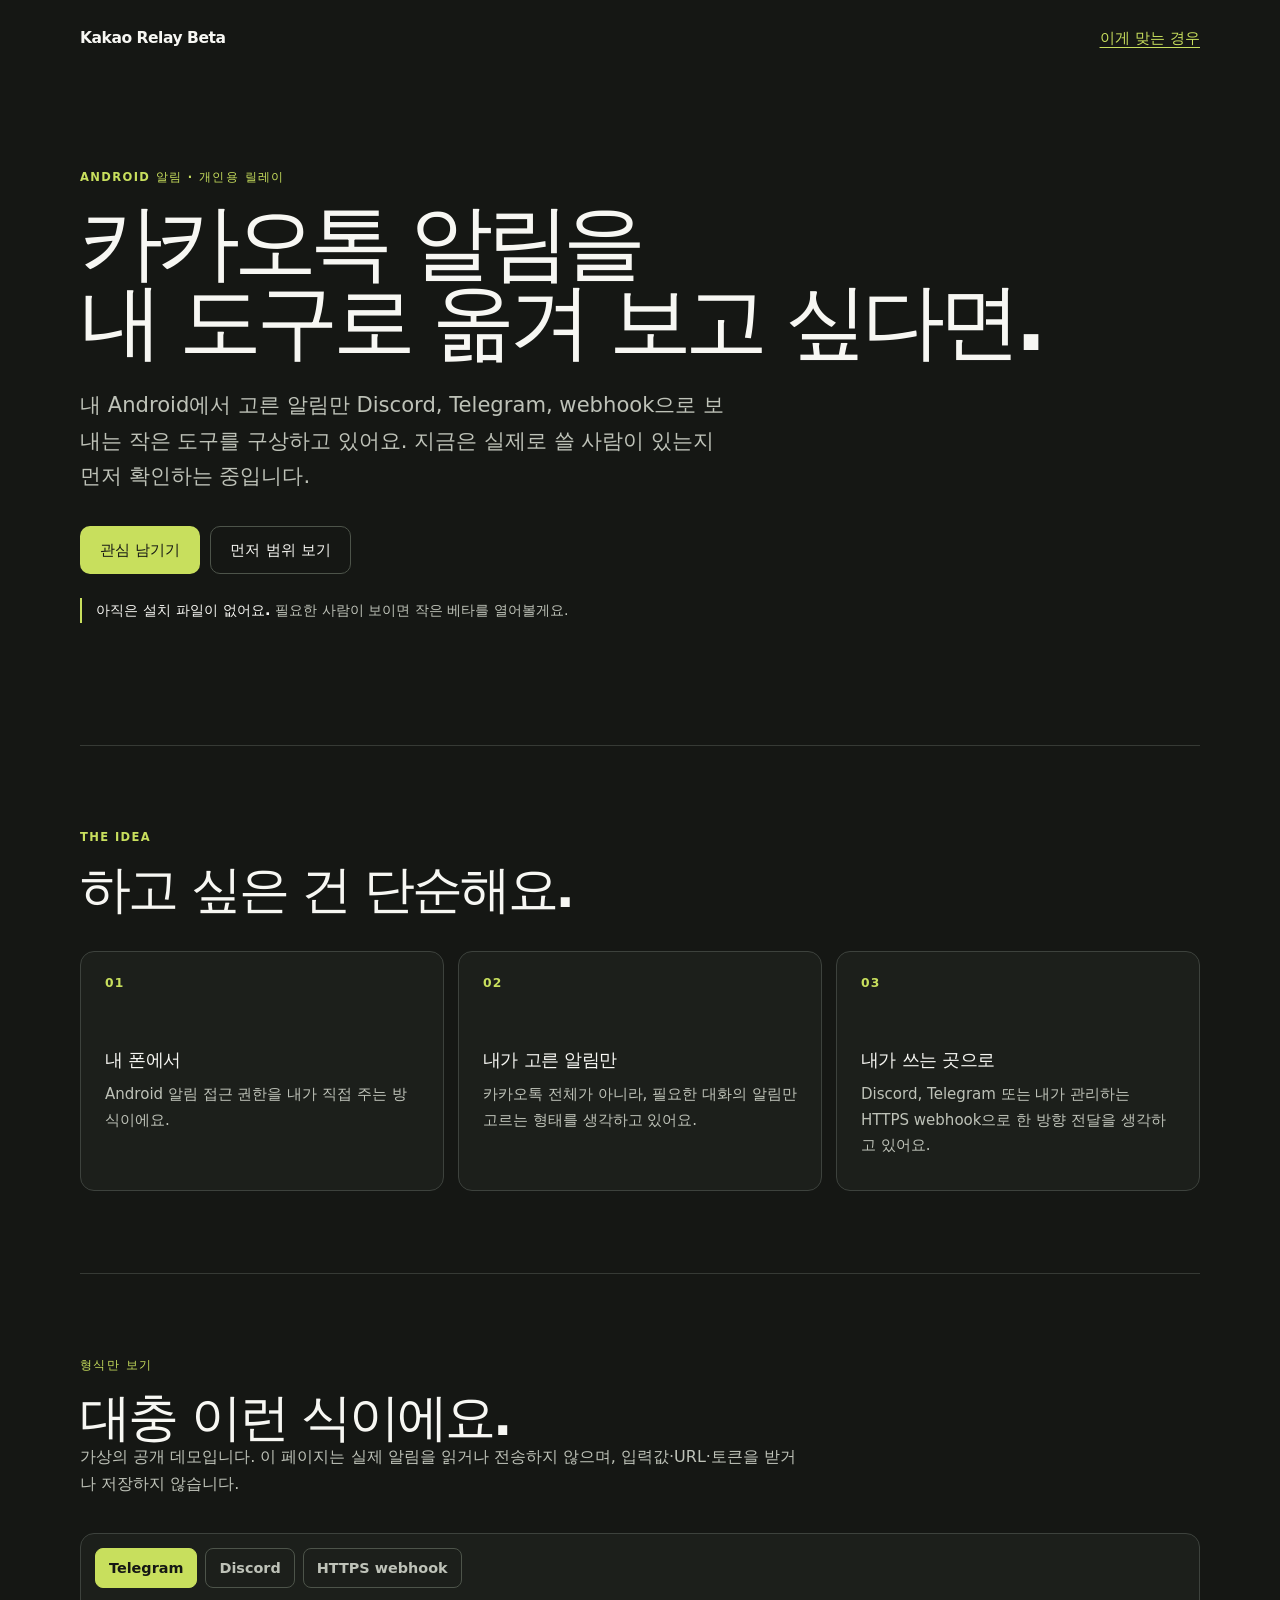
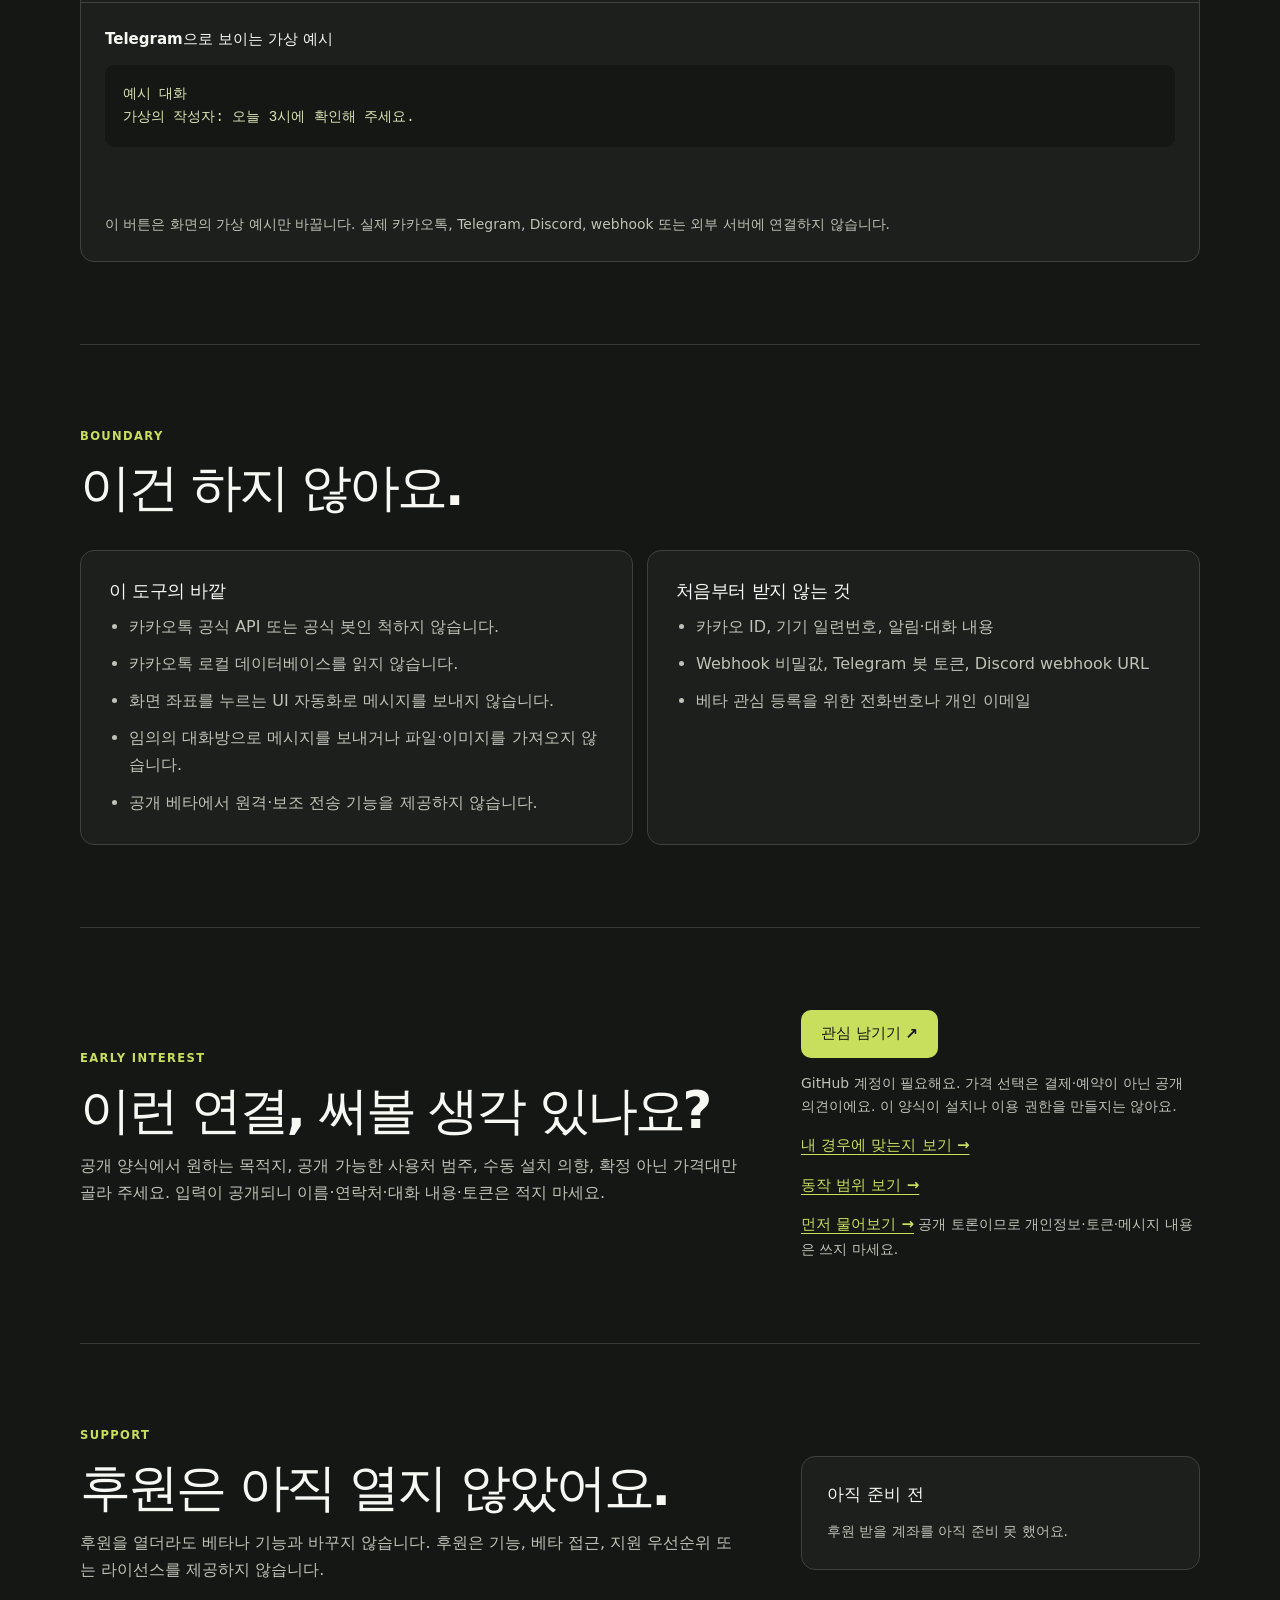
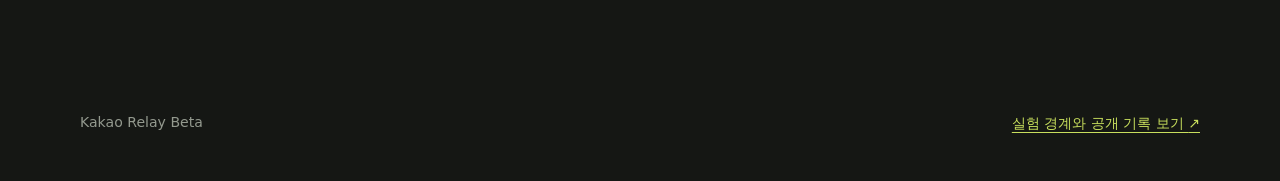
<file: site/index.html>
<!doctype html>
<html lang="ko">
  <head>
    <meta charset="UTF-8" />
    <meta name="viewport" content="width=device-width, initial-scale=1" />
    <meta name="description" content="내 Android 휴대폰의 카카오톡 알림을 Discord, Telegram 또는 HTTPS webhook으로 옮겨 보고 싶은 사람을 위한 공개 수요 확인 페이지입니다." />
    <meta name="robots" content="index,follow" />
    <meta property="og:title" content="Kakao Relay Beta | 내 알림, 내 도구" />
    <meta property="og:description" content="내 Android 알림을 Discord, Telegram 또는 webhook으로 옮겨 보고 싶은 사람을 위한 공개 수요 확인입니다." />
    <meta property="og:type" content="website" />
    <meta property="og:url" content="https://statpan.github.io/kakao-relay-beta/" />
    <title>Kakao Relay Beta | 내 알림, 내 도구</title>
    <link rel="canonical" href="https://statpan.github.io/kakao-relay-beta/" />
    <link rel="stylesheet" href="./styles.css" />
    <script src="./support-config.js" defer></script>
    <script src="./site.js" defer></script>
  </head>
  <body>
    <a class="skip-link" href="#main">본문으로 건너뛰기</a>
    <header class="site-header">
      <a class="wordmark" href="./" aria-label="Kakao Relay Beta 홈">Kakao Relay Beta</a>
      <a class="text-link" href="./use-cases.html">이게 맞는 경우</a>
    </header>

    <main id="main">
      <section class="hero" aria-labelledby="hero-title">
        <p class="eyebrow">ANDROID 알림 · 개인용 릴레이</p>
        <h1 id="hero-title">카카오톡 알림을<br />내 도구로 옮겨 보고 싶다면.</h1>
        <p class="hero-copy">내 Android에서 고른 알림만 Discord, Telegram, webhook으로 보내는 작은 도구를 구상하고 있어요. 지금은 실제로 쓸 사람이 있는지 먼저 확인하는 중입니다.</p>
        <div class="actions" aria-label="베타 참여 행동">
          <a class="button button-primary" href="#beta">관심 남기기</a>
          <a class="button button-secondary" href="#boundary">먼저 범위 보기</a>
        </div>
        <p class="status-note"><strong>아직은 설치 파일이 없어요.</strong> 필요한 사람이 보이면 작은 베타를 열어볼게요.</p>
      </section>

      <section class="section" aria-labelledby="works-title">
        <div class="section-heading">
          <p class="eyebrow">THE IDEA</p>
          <h2 id="works-title">하고 싶은 건 단순해요.</h2>
        </div>
        <div class="card-grid">
          <article class="card">
            <span class="card-number" aria-hidden="true">01</span>
            <h3>내 폰에서</h3>
            <p>Android 알림 접근 권한을 내가 직접 주는 방식이에요.</p>
          </article>
          <article class="card">
            <span class="card-number" aria-hidden="true">02</span>
            <h3>내가 고른 알림만</h3>
            <p>카카오톡 전체가 아니라, 필요한 대화의 알림만 고르는 형태를 생각하고 있어요.</p>
          </article>
          <article class="card">
            <span class="card-number" aria-hidden="true">03</span>
            <h3>내가 쓰는 곳으로</h3>
            <p>Discord, Telegram 또는 내가 관리하는 HTTPS webhook으로 한 방향 전달을 생각하고 있어요.</p>
          </article>
        </div>
      </section>

      <section class="section preview" aria-labelledby="preview-title">
        <div class="section-heading">
          <p class="eyebrow">형식만 보기</p>
          <h2 id="preview-title">대충 이런 식이에요.</h2>
          <p>가상의 공개 데모입니다. 이 페이지는 실제 알림을 읽거나 전송하지 않으며, 입력값·URL·토큰을 받거나 저장하지 않습니다.</p>
        </div>
        <div class="preview-shell" data-relay-preview>
          <div class="preview-tabs" role="group" aria-label="가상 전달 목적지 형식">
            <button class="preview-tab" type="button" aria-pressed="true" data-preview-destination="telegram">Telegram</button>
            <button class="preview-tab" type="button" aria-pressed="false" data-preview-destination="discord">Discord</button>
            <button class="preview-tab" type="button" aria-pressed="false" data-preview-destination="webhook">HTTPS webhook</button>
          </div>
          <div class="preview-output" id="preview-output" aria-live="polite">
            <p class="preview-label">Telegram으로 보이는 가상 예시</p>
            <pre><code>예시 대화
가상의 작성자: 오늘 3시에 확인해 주세요.</code></pre>
          </div>
          <p class="preview-note">이 버튼은 화면의 가상 예시만 바꿉니다. 실제 카카오톡, Telegram, Discord, webhook 또는 외부 서버에 연결하지 않습니다.</p>
        </div>
      </section>

      <section class="section boundary" id="boundary" aria-labelledby="boundary-title">
        <div class="section-heading">
          <p class="eyebrow">BOUNDARY</p>
          <h2 id="boundary-title">이건 하지 않아요.</h2>
        </div>
        <div class="boundary-grid">
          <article>
            <h3>이 도구의 바깥</h3>
            <ul>
              <li>카카오톡 공식 API 또는 공식 봇인 척하지 않습니다.</li>
              <li>카카오톡 로컬 데이터베이스를 읽지 않습니다.</li>
              <li>화면 좌표를 누르는 UI 자동화로 메시지를 보내지 않습니다.</li>
              <li>임의의 대화방으로 메시지를 보내거나 파일·이미지를 가져오지 않습니다.</li>
              <li>공개 베타에서 원격·보조 전송 기능을 제공하지 않습니다.</li>
            </ul>
          </article>
          <article>
            <h3>처음부터 받지 않는 것</h3>
            <ul>
              <li>카카오 ID, 기기 일련번호, 알림·대화 내용</li>
              <li>Webhook 비밀값, Telegram 봇 토큰, Discord webhook URL</li>
              <li>베타 관심 등록을 위한 전화번호나 개인 이메일</li>
            </ul>
          </article>
        </div>
      </section>

      <section class="section beta" id="beta" aria-labelledby="beta-title">
        <div>
          <p class="eyebrow">EARLY INTEREST</p>
          <h2 id="beta-title">이런 연결, 써볼 생각 있나요?</h2>
          <p>공개 양식에서 원하는 목적지, 공개 가능한 사용처 범주, 수동 설치 의향, 확정 아닌 가격대만 골라 주세요. 입력이 공개되니 이름·연락처·대화 내용·토큰은 적지 마세요.</p>
        </div>
        <div class="beta-actions">
          <a class="button button-primary" href="https://github.com/StatPan/kakao-relay-beta/issues/new?template=beta-interest.yml">관심 남기기<span aria-hidden="true"> ↗</span></a>
          <p>GitHub 계정이 필요해요. 가격 선택은 결제·예약이 아닌 공개 의견이에요. 이 양식이 설치나 이용 권한을 만들지는 않아요.</p>
          <p><a class="text-link" href="./use-cases.html">내 경우에 맞는지 보기 →</a></p>
          <p><a class="text-link" href="./guide.html">동작 범위 보기 →</a></p>
          <p><a class="text-link" href="https://github.com/StatPan/kakao-relay-beta/discussions/12" aria-label="Kakao Relay Beta 공개 질문과 사용처 이야기">먼저 물어보기 →</a> 공개 토론이므로 개인정보·토큰·메시지 내용은 쓰지 마세요.</p>
        </div>
      </section>

      <section class="section support" aria-labelledby="support-title">
        <div>
          <p class="eyebrow">SUPPORT</p>
          <h2 id="support-title">후원은 아직 열지 않았어요.</h2>
          <p>후원을 열더라도 베타나 기능과 바꾸지 않습니다. 후원은 기능, 베타 접근, 지원 우선순위 또는 라이선스를 제공하지 않습니다.</p>
        </div>
        <div id="support-action" class="support-action" aria-live="polite">
          <span class="support-state">아직 준비 전</span>
          <p>후원 받을 계좌를 아직 준비 못 했어요.</p>
        </div>
      </section>
    </main>

    <footer>
      <span>Kakao Relay Beta</span>
      <a href="https://github.com/StatPan/kakao-relay-beta">실험 경계와 공개 기록 보기 <span aria-hidden="true">↗</span></a>
    </footer>
  </body>
</html>
</file>
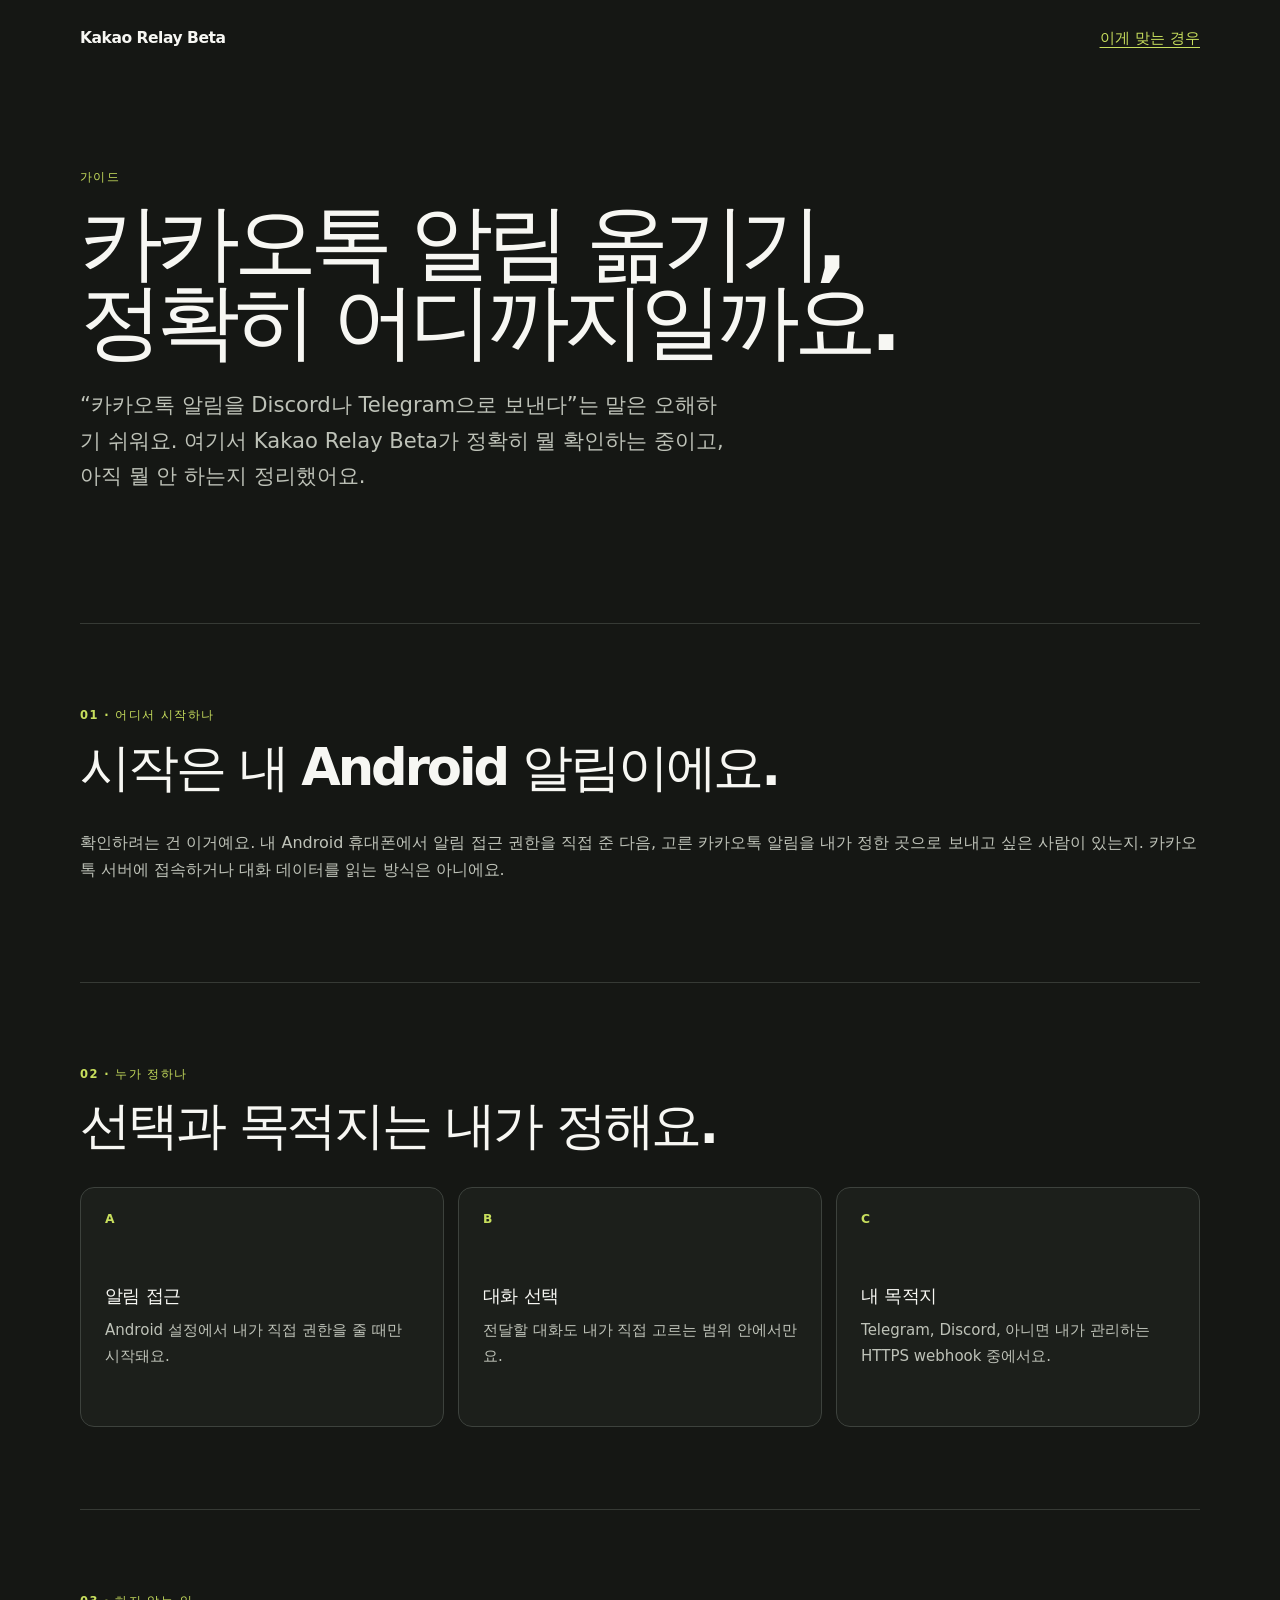
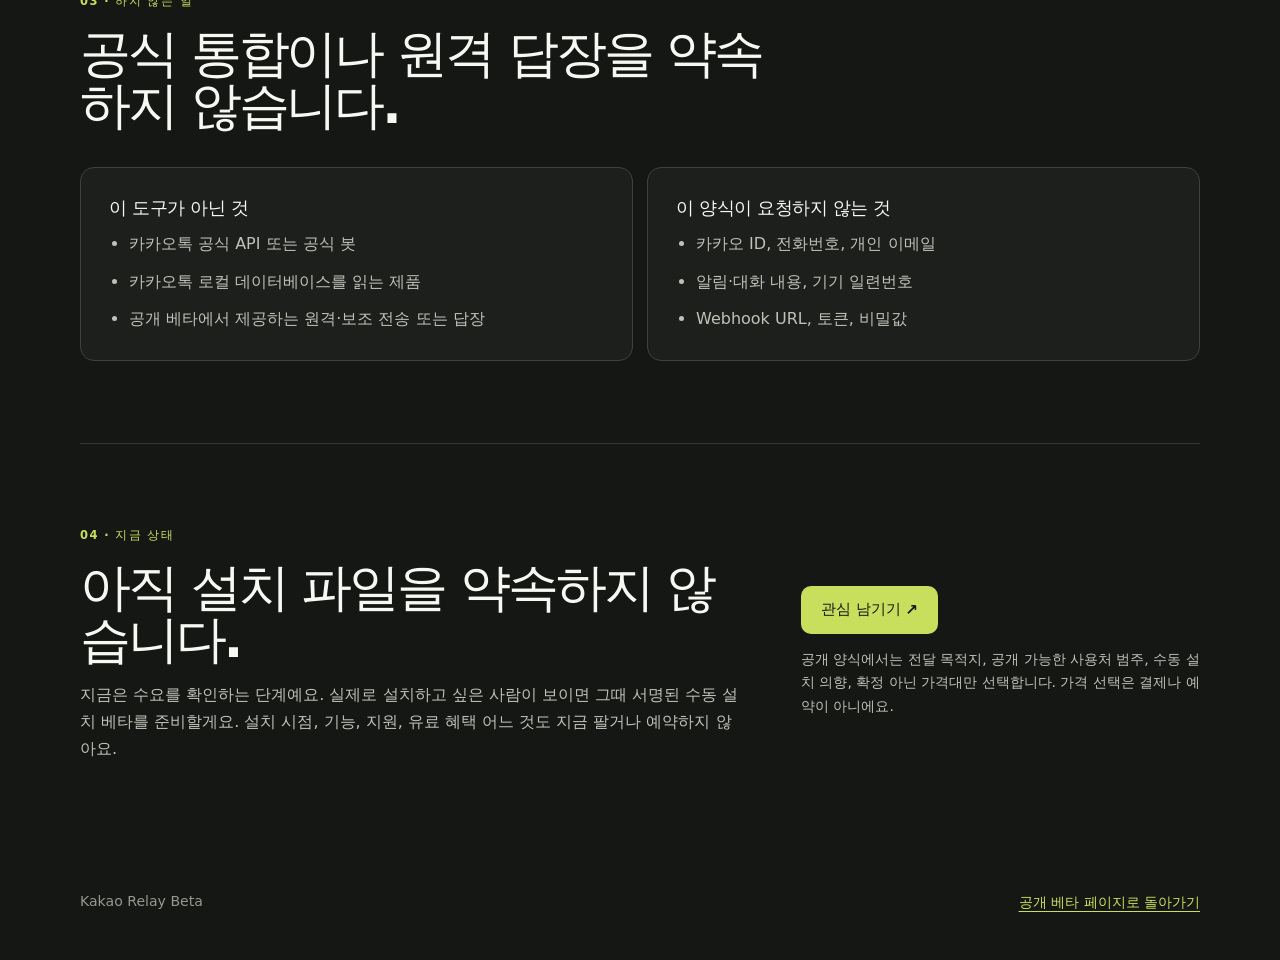
<file: site/guide.html>
<!doctype html>
<html lang="ko">
  <head>
    <meta charset="UTF-8" />
    <meta name="viewport" content="width=device-width, initial-scale=1" />
    <meta name="description" content="Kakao Relay Beta가 검증하는 Android 알림 전달의 범위와 아직 제공하지 않는 기능을 설명합니다." />
    <meta name="robots" content="index,follow" />
    <meta property="og:title" content="Kakao Relay Beta 가이드 | 알림 전달의 범위" />
    <meta property="og:description" content="공식 API나 원격 답장이 아닌, 고객 소유 Android 기기의 알림 전달 수요 실험을 설명합니다." />
    <meta property="og:type" content="article" />
    <meta property="og:url" content="https://statpan.github.io/kakao-relay-beta/guide.html" />
    <title>Kakao Relay Beta 가이드 | 알림 전달의 범위</title>
    <link rel="canonical" href="https://statpan.github.io/kakao-relay-beta/guide.html" />
    <link rel="stylesheet" href="./styles.css" />
  </head>
  <body>
    <a class="skip-link" href="#main">본문으로 건너뛰기</a>
    <header class="site-header">
      <a class="wordmark" href="./" aria-label="Kakao Relay Beta 홈">Kakao Relay Beta</a>
      <a class="text-link" href="./use-cases.html">이게 맞는 경우</a>
    </header>

    <main id="main">
      <section class="hero" aria-labelledby="guide-title">
        <p class="eyebrow">가이드</p>
        <h1 id="guide-title">카카오톡 알림 옮기기,<br />정확히 어디까지일까요.</h1>
        <p class="hero-copy">“카카오톡 알림을 Discord나 Telegram으로 보낸다”는 말은 오해하기 쉬워요. 여기서 Kakao Relay Beta가 정확히 뭘 확인하는 중이고, 아직 뭘 안 하는지 정리했어요.</p>
      </section>

      <section class="section" aria-labelledby="definition-title">
        <div class="section-heading">
          <p class="eyebrow">01 · 어디서 시작하나</p>
          <h2 id="definition-title">시작은 내 Android 알림이에요.</h2>
        </div>
        <p>확인하려는 건 이거예요. 내 Android 휴대폰에서 알림 접근 권한을 직접 준 다음, 고른 카카오톡 알림을 내가 정한 곳으로 보내고 싶은 사람이 있는지. 카카오톡 서버에 접속하거나 대화 데이터를 읽는 방식은 아니에요.</p>
      </section>

      <section class="section" aria-labelledby="control-title">
        <div class="section-heading">
          <p class="eyebrow">02 · 누가 정하나</p>
          <h2 id="control-title">선택과 목적지는 내가 정해요.</h2>
        </div>
        <div class="card-grid">
          <article class="card">
            <span class="card-number" aria-hidden="true">A</span>
            <h3>알림 접근</h3>
            <p>Android 설정에서 내가 직접 권한을 줄 때만 시작돼요.</p>
          </article>
          <article class="card">
            <span class="card-number" aria-hidden="true">B</span>
            <h3>대화 선택</h3>
            <p>전달할 대화도 내가 직접 고르는 범위 안에서만요.</p>
          </article>
          <article class="card">
            <span class="card-number" aria-hidden="true">C</span>
            <h3>내 목적지</h3>
            <p>Telegram, Discord, 아니면 내가 관리하는 HTTPS webhook 중에서요.</p>
          </article>
        </div>
      </section>

      <section class="section boundary" aria-labelledby="not-title">
        <div class="section-heading">
          <p class="eyebrow">03 · 하지 않는 일</p>
          <h2 id="not-title">공식 통합이나 원격 답장을 약속하지 않습니다.</h2>
        </div>
        <div class="boundary-grid">
          <article>
            <h3>이 도구가 아닌 것</h3>
            <ul>
              <li>카카오톡 공식 API 또는 공식 봇</li>
              <li>카카오톡 로컬 데이터베이스를 읽는 제품</li>
              <li>공개 베타에서 제공하는 원격·보조 전송 또는 답장</li>
            </ul>
          </article>
          <article>
            <h3>이 양식이 요청하지 않는 것</h3>
            <ul>
              <li>카카오 ID, 전화번호, 개인 이메일</li>
              <li>알림·대화 내용, 기기 일련번호</li>
              <li>Webhook URL, 토큰, 비밀값</li>
            </ul>
          </article>
        </div>
      </section>

      <section class="section beta" aria-labelledby="readiness-title">
        <div>
          <p class="eyebrow">04 · 지금 상태</p>
          <h2 id="readiness-title">아직 설치 파일을 약속하지 않습니다.</h2>
          <p>지금은 수요를 확인하는 단계예요. 실제로 설치하고 싶은 사람이 보이면 그때 서명된 수동 설치 베타를 준비할게요. 설치 시점, 기능, 지원, 유료 혜택 어느 것도 지금 팔거나 예약하지 않아요.</p>
        </div>
        <div class="beta-actions">
          <a class="button button-primary" href="https://github.com/StatPan/kakao-relay-beta/issues/new?template=beta-interest.yml">관심 남기기<span aria-hidden="true"> ↗</span></a>
          <p>공개 양식에서는 전달 목적지, 공개 가능한 사용처 범주, 수동 설치 의향, 확정 아닌 가격대만 선택합니다. 가격 선택은 결제나 예약이 아니에요.</p>
        </div>
      </section>
    </main>

    <footer>
      <span>Kakao Relay Beta</span>
      <a href="./">공개 베타 페이지로 돌아가기</a>
    </footer>
  </body>
</html>
</file>
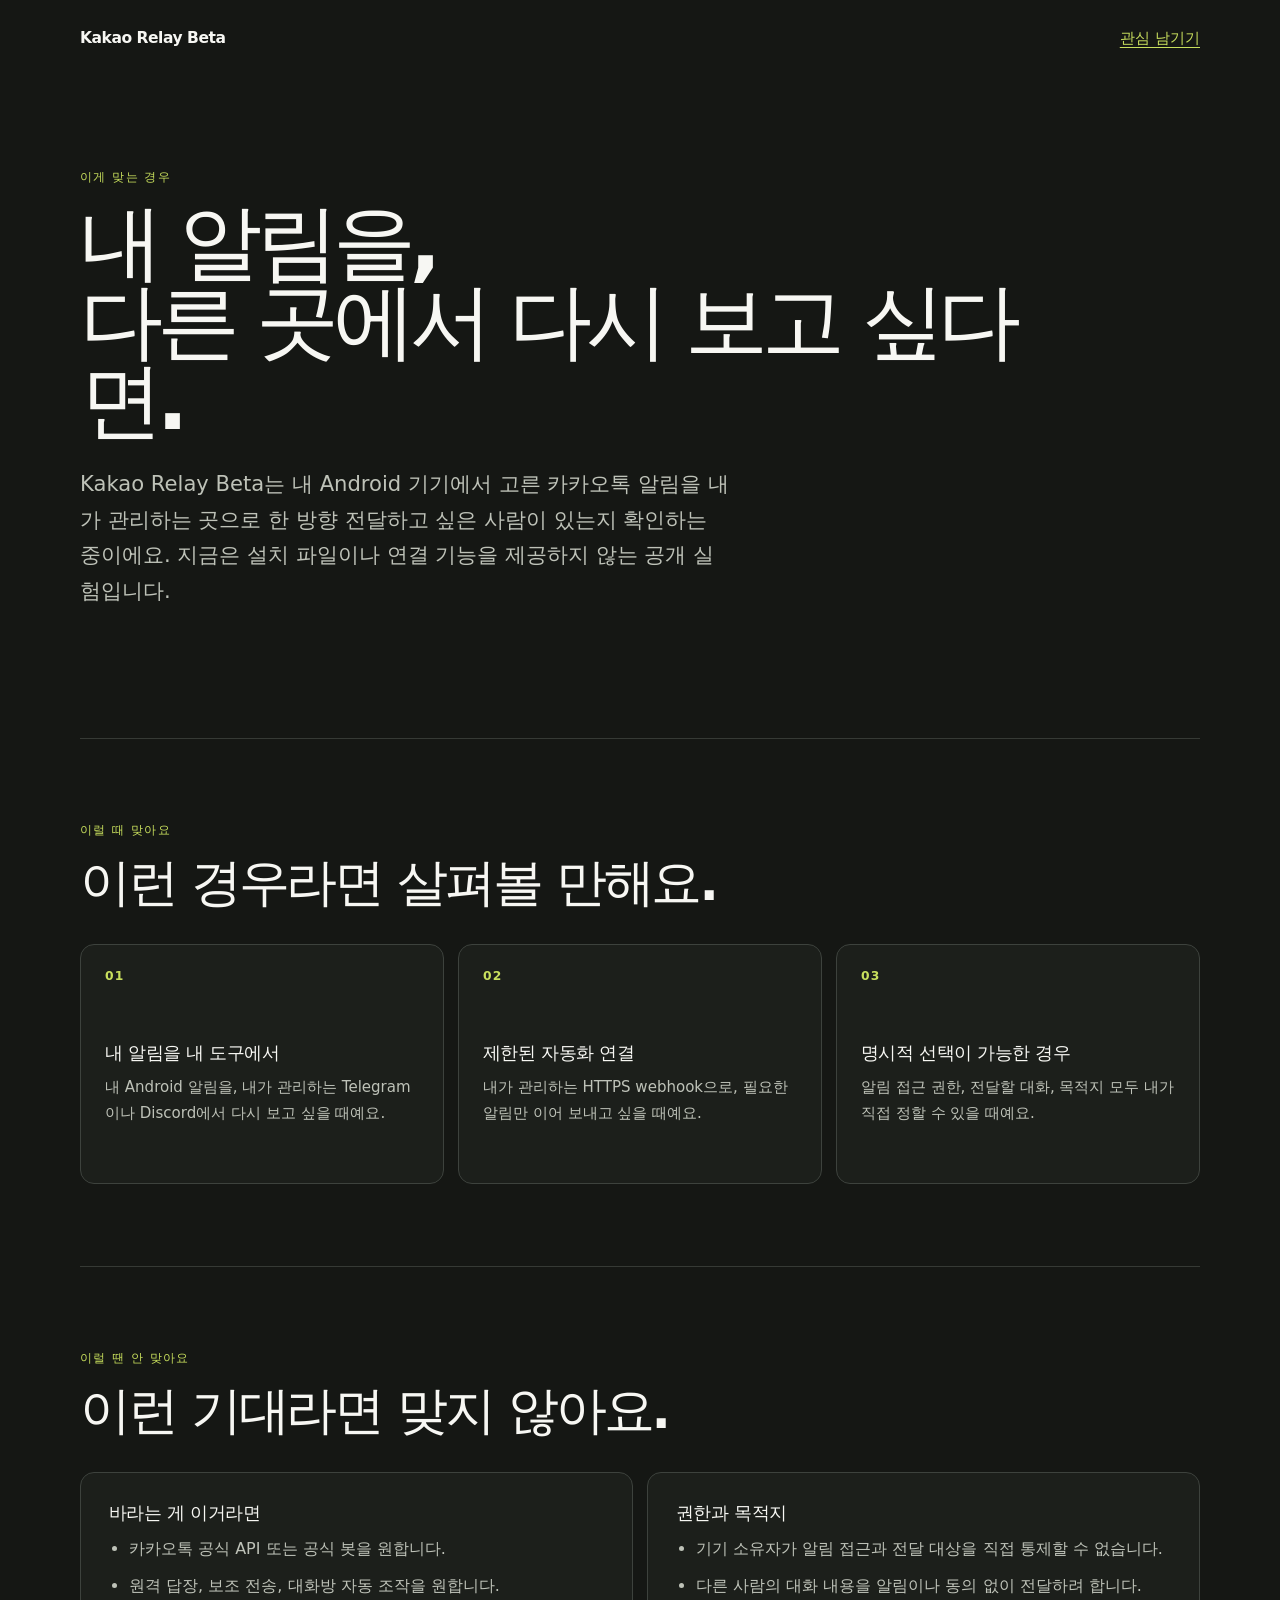
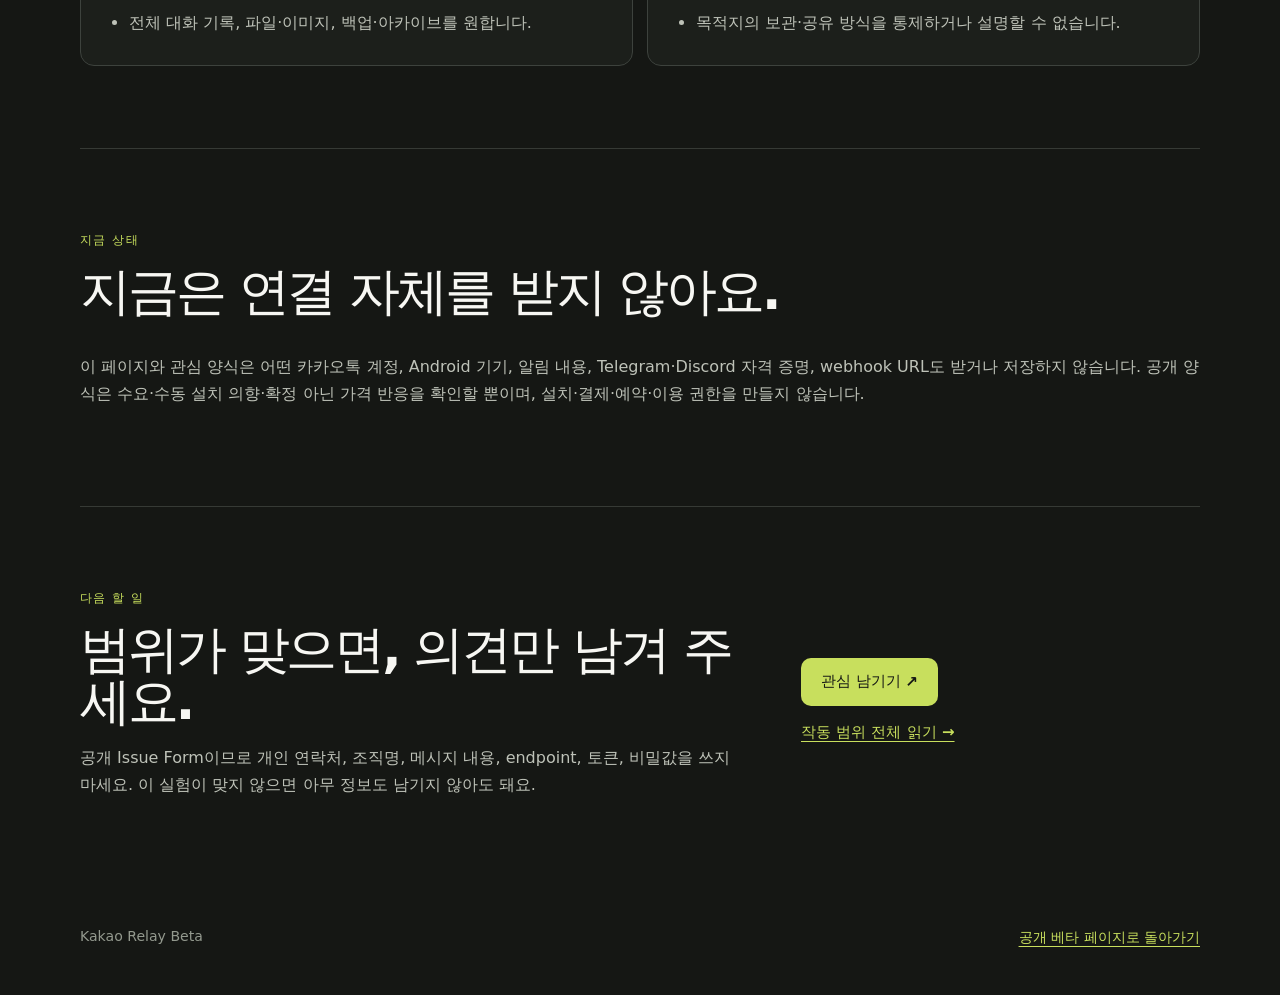
<file: site/use-cases.html>
<!doctype html>
<html lang="ko">
  <head>
    <meta charset="UTF-8" />
    <meta name="viewport" content="width=device-width, initial-scale=1" />
    <meta name="description" content="선택한 카카오톡 Android 알림을 내 Telegram, Discord 또는 HTTPS webhook으로 다시 보려는 경우를 위한 Kakao Relay Beta 공개 수요 실험 안내입니다." />
    <meta name="robots" content="index,follow" />
    <meta property="og:title" content="Kakao Relay Beta 사용처 | 어떤 경우에 맞나요?" />
    <meta property="og:description" content="내 Android 기기의 선택 알림을 내가 관리하는 곳으로 한 방향 전달하고 싶은 사람이 있는지만 확인합니다." />
    <meta property="og:type" content="article" />
    <meta property="og:url" content="https://statpan.github.io/kakao-relay-beta/use-cases.html" />
    <title>Kakao Relay Beta 사용처 | 어떤 경우에 맞나요?</title>
    <link rel="canonical" href="https://statpan.github.io/kakao-relay-beta/use-cases.html" />
    <link rel="stylesheet" href="./styles.css" />
  </head>
  <body class="page-use-cases">
    <a class="skip-link" href="#main">본문으로 건너뛰기</a>
    <header class="site-header">
      <a class="wordmark" href="./" aria-label="Kakao Relay Beta 홈">Kakao Relay Beta</a>
      <a class="text-link" href="https://github.com/StatPan/kakao-relay-beta/issues/new?template=beta-interest.yml">관심 남기기</a>
    </header>

    <main id="main">
      <section class="hero" aria-labelledby="use-cases-title">
        <p class="eyebrow">이게 맞는 경우</p>
        <h1 id="use-cases-title">내 알림을,<br />다른 곳에서 다시 보고 싶다면.</h1>
        <p class="hero-copy">Kakao Relay Beta는 내 Android 기기에서 고른 카카오톡 알림을 내가 관리하는 곳으로 한 방향 전달하고 싶은 사람이 있는지 확인하는 중이에요. 지금은 설치 파일이나 연결 기능을 제공하지 않는 공개 실험입니다.</p>
      </section>

      <section class="section" aria-labelledby="fit-title">
        <div class="section-heading">
          <p class="eyebrow">이럴 때 맞아요</p>
          <h2 id="fit-title">이런 경우라면 살펴볼 만해요.</h2>
        </div>
        <div class="card-grid">
          <article class="card">
            <span class="card-number" aria-hidden="true">01</span>
            <h3>내 알림을 내 도구에서</h3>
            <p>내 Android 알림을, 내가 관리하는 Telegram이나 Discord에서 다시 보고 싶을 때예요.</p>
          </article>
          <article class="card">
            <span class="card-number" aria-hidden="true">02</span>
            <h3>제한된 자동화 연결</h3>
            <p>내가 관리하는 HTTPS webhook으로, 필요한 알림만 이어 보내고 싶을 때예요.</p>
          </article>
          <article class="card">
            <span class="card-number" aria-hidden="true">03</span>
            <h3>명시적 선택이 가능한 경우</h3>
            <p>알림 접근 권한, 전달할 대화, 목적지 모두 내가 직접 정할 수 있을 때예요.</p>
          </article>
        </div>
      </section>

      <section class="section boundary" aria-labelledby="not-fit-title">
        <div class="section-heading">
          <p class="eyebrow">이럴 땐 안 맞아요</p>
          <h2 id="not-fit-title">이런 기대라면 맞지 않아요.</h2>
        </div>
        <div class="boundary-grid">
          <article>
            <h3>바라는 게 이거라면</h3>
            <ul>
              <li>카카오톡 공식 API 또는 공식 봇을 원합니다.</li>
              <li>원격 답장, 보조 전송, 대화방 자동 조작을 원합니다.</li>
              <li>전체 대화 기록, 파일·이미지, 백업·아카이브를 원합니다.</li>
            </ul>
          </article>
          <article>
            <h3>권한과 목적지</h3>
            <ul>
              <li>기기 소유자가 알림 접근과 전달 대상을 직접 통제할 수 없습니다.</li>
              <li>다른 사람의 대화 내용을 알림이나 동의 없이 전달하려 합니다.</li>
              <li>목적지의 보관·공유 방식을 통제하거나 설명할 수 없습니다.</li>
            </ul>
          </article>
        </div>
      </section>

      <section class="section" aria-labelledby="status-title">
        <div class="section-heading">
          <p class="eyebrow">지금 상태</p>
          <h2 id="status-title">지금은 연결 자체를 받지 않아요.</h2>
        </div>
        <p>이 페이지와 관심 양식은 어떤 카카오톡 계정, Android 기기, 알림 내용, Telegram·Discord 자격 증명, webhook URL도 받거나 저장하지 않습니다. 공개 양식은 수요·수동 설치 의향·확정 아닌 가격 반응을 확인할 뿐이며, 설치·결제·예약·이용 권한을 만들지 않습니다.</p>
      </section>

      <section class="section beta" aria-labelledby="next-title">
        <div>
          <p class="eyebrow">다음 할 일</p>
          <h2 id="next-title">범위가 맞으면, 의견만 남겨 주세요.</h2>
          <p>공개 Issue Form이므로 개인 연락처, 조직명, 메시지 내용, endpoint, 토큰, 비밀값을 쓰지 마세요. 이 실험이 맞지 않으면 아무 정보도 남기지 않아도 돼요.</p>
        </div>
        <div class="beta-actions">
          <a class="button button-primary" href="https://github.com/StatPan/kakao-relay-beta/issues/new?template=beta-interest.yml">관심 남기기<span aria-hidden="true"> ↗</span></a>
          <p><a class="text-link" href="./guide.html">작동 범위 전체 읽기 →</a></p>
        </div>
      </section>
    </main>

    <footer>
      <span>Kakao Relay Beta</span>
      <a href="./">공개 베타 페이지로 돌아가기</a>
    </footer>
  </body>
</html>
</file>
<file: site/styles.css>
:root { color: #f7f7f3; background: #151714; font-family: Inter, ui-sans-serif, system-ui, -apple-system, BlinkMacSystemFont, "Segoe UI", sans-serif; font-synthesis: none; }
* { box-sizing: border-box; }
html { scroll-behavior: smooth; }
body { margin: 0; min-width: 320px; }
a { color: inherit; }
.skip-link { position: fixed; top: 12px; left: 12px; z-index: 10; padding: 10px 14px; background: #f7f7f3; color: #151714; border-radius: 8px; transform: translateY(-160%); }
.skip-link:focus { transform: translateY(0); }
.site-header, main, footer { width: min(1120px, calc(100% - 48px)); margin: 0 auto; }
.site-header { min-height: 76px; display: flex; align-items: center; justify-content: space-between; }
.wordmark { font-size: 0.97rem; font-weight: 760; letter-spacing: -0.03em; text-decoration: none; }
.text-link { color: #c8df5d; font-size: 0.94rem; font-weight: 700; text-underline-offset: 4px; }
.hero { padding: 92px 0 108px; max-width: 980px; }
.eyebrow { margin: 0 0 15px; color: #c8df5d; font-size: 0.72rem; font-weight: 780; letter-spacing: 0.12em; }
h1, h2, h3, p { margin-top: 0; }
h1 { margin-bottom: 26px; font-size: clamp(2.8rem, 7vw, 5.2rem); line-height: 0.95; letter-spacing: -0.075em; }
h2 { margin-bottom: 16px; font-size: clamp(2rem, 4vw, 3.7rem); line-height: 1.02; letter-spacing: -0.06em; }
h3 { margin-bottom: 10px; font-size: 1.12rem; letter-spacing: -0.03em; }
p, li { color: #bec2b8; font-size: 1rem; line-height: 1.7; }
.hero-copy { max-width: 650px; font-size: clamp(1.05rem, 2vw, 1.32rem); }
.actions { display: flex; flex-wrap: wrap; gap: 10px; margin-top: 32px; }
.button { display: inline-flex; min-height: 48px; align-items: center; justify-content: center; gap: 4px; padding: 0 19px; border: 1px solid transparent; border-radius: 10px; font-size: 0.95rem; font-weight: 760; text-align: center; text-decoration: none; }
.button:focus-visible, .text-link:focus-visible, footer a:focus-visible { outline: 3px solid #c8df5d; outline-offset: 3px; }
.button-primary { background: #c8df5d; color: #151714; }
.button-primary:hover { background: #d7ee6d; }
.button-secondary { border-color: #4d544a; color: #f7f7f3; }
.button-secondary:hover { border-color: #c8df5d; }
.status-note { margin-top: 24px; padding-left: 14px; border-left: 2px solid #c8df5d; font-size: 0.9rem; }
.status-note strong { color: #f7f7f3; }
.section { padding: 82px 0; border-top: 1px solid #363a35; }
.section-heading { max-width: 720px; margin-bottom: 36px; }
.section-heading h2 { margin-bottom: 0; }
.card-grid, .boundary-grid { display: grid; grid-template-columns: repeat(3, 1fr); gap: 14px; }
.card, .boundary-grid article, .support-action { border: 1px solid #3d423d; border-radius: 14px; background: #1c1f1b; }
.card { min-height: 240px; padding: 24px; }
.card-number { display: block; margin-bottom: 58px; color: #c8df5d; font-size: 0.77rem; font-weight: 800; letter-spacing: 0.1em; }
.card p { margin-bottom: 0; font-size: 0.94rem; }
.preview-shell { border: 1px solid #3d423d; border-radius: 14px; overflow: hidden; background: #1c1f1b; }
.preview-tabs { display: flex; flex-wrap: wrap; gap: 8px; padding: 14px; border-bottom: 1px solid #3d423d; }
.preview-tab { min-height: 40px; padding: 0 13px; border: 1px solid #4d544a; border-radius: 8px; background: transparent; color: #bec2b8; font: inherit; font-size: 0.9rem; font-weight: 720; cursor: pointer; }
.preview-tab[aria-pressed="true"] { border-color: #c8df5d; background: #c8df5d; color: #151714; }
.preview-tab:focus-visible { outline: 3px solid #c8df5d; outline-offset: 3px; }
.preview-output { min-height: 210px; padding: 24px; }
.preview-label { margin-bottom: 12px; color: #f7f7f3; font-size: 0.94rem; font-weight: 760; }
.preview-output pre { margin: 0; padding: 18px; overflow-x: auto; border-radius: 9px; background: #151714; color: #d8e4b6; font: 0.88rem/1.65 ui-monospace, SFMono-Regular, Menlo, Consolas, monospace; white-space: pre-wrap; }
.preview-note { margin: 0; padding: 0 24px 24px; font-size: 0.87rem; }
.boundary-grid { grid-template-columns: 1fr 1fr; }
.boundary-grid article { padding: 28px; }
.boundary-grid ul { margin: 0; padding-left: 20px; }
.boundary-grid li + li { margin-top: 10px; }
.beta, .support { display: grid; grid-template-columns: 1.25fr 0.75fr; gap: 56px; align-items: center; }
.beta h2, .support h2 { font-size: clamp(2rem, 4vw, 3.25rem); }
.beta-actions p, .support-action p { margin: 14px 0 0; font-size: 0.87rem; }
.support-action { padding: 25px; }
.support-state { display: block; color: #f7f7f3; font-size: 1.08rem; font-weight: 760; }
.support-action .button { width: 100%; }
footer { display: flex; justify-content: space-between; gap: 18px; padding: 32px 0 48px; color: #93998e; font-size: 0.88rem; }
footer a { color: #c8df5d; text-underline-offset: 4px; }
@media (max-width: 720px) { .site-header, main, footer { width: min(100% - 32px, 1120px); } .site-header { min-height: 64px; } .hero { padding: 60px 0 74px; } .page-use-cases h1 { font-size: 2.35rem; word-break: keep-all; } .section { padding: 58px 0; } .card-grid, .boundary-grid, .beta, .support { grid-template-columns: 1fr; } .card { min-height: auto; } .card-number { margin-bottom: 36px; } .beta, .support { gap: 22px; } footer { flex-direction: column; padding: 26px 0 36px; } }
</file>
